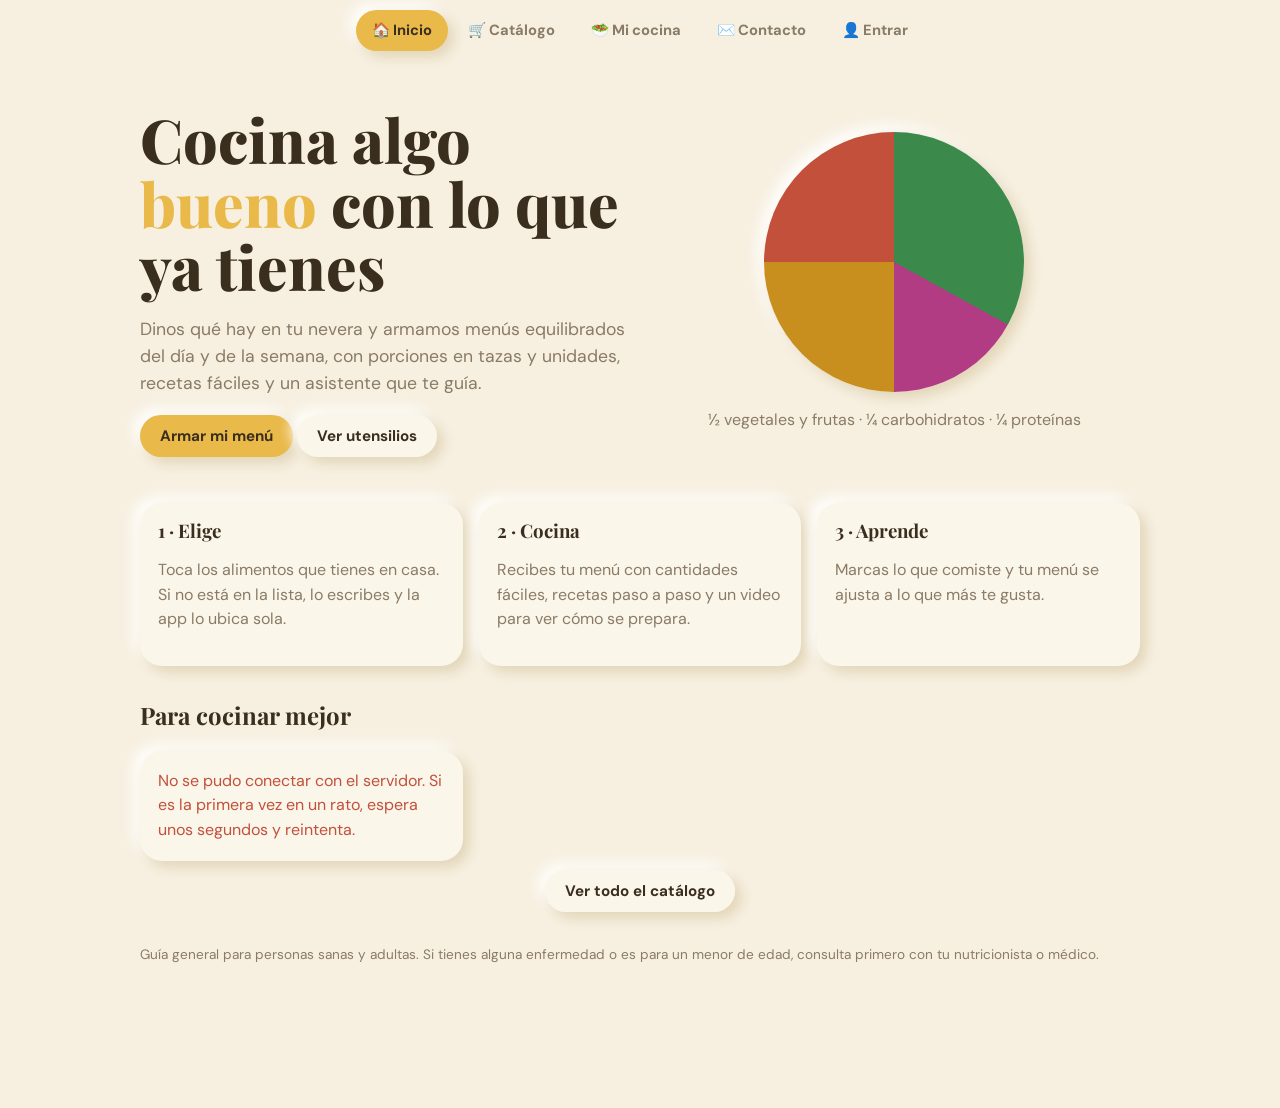
<file: frontend/index.html>
<!DOCTYPE html>
<html lang="es"><head><meta charset="utf-8"><meta name="viewport" content="width=device-width, initial-scale=1">
<title>Lo que tengo, lo que como</title><link rel="stylesheet" href="estilos.css"></head>
<body>
<div class="wrap">
  <section class="g2" style="align-items:center;padding:30px 0">
    <div><h1 class="hero">Cocina algo <em>bueno</em> con lo que ya tienes</h1>
      <p class="mut" style="font-size:1.1rem;max-width:44ch">Dinos qué hay en tu nevera y armamos menús equilibrados del día y de la semana, con porciones en tazas y unidades, recetas fáciles y un asistente que te guía.</p>
      <p><a class="btn" href="app.html" style="text-decoration:none;display:inline-block">Armar mi menú</a> <a class="btn sec" href="catalogo.html" style="text-decoration:none;display:inline-block">Ver utensilios</a></p></div>
    <div style="text-align:center"><div style="width:min(260px,70vw);aspect-ratio:1;border-radius:50%;margin:auto;background:conic-gradient(#3B8A4C 0 33%,#B23C84 33% 50%,#C98F1E 50% 75%,#C2503B 75%);box-shadow:var(--sombra);animation:flota 4s ease-in-out infinite"></div>
      <p class="mut">½ vegetales y frutas · ¼ carbohidratos · ¼ proteínas</p></div>
  </section>
  <section class="g3">
    <div class="card rev"><h3>1 · Elige</h3><p class="mut">Toca los alimentos que tienes en casa. Si no está en la lista, lo escribes y la app lo ubica sola.</p></div>
    <div class="card rev"><h3>2 · Cocina</h3><p class="mut">Recibes tu menú con cantidades fáciles, recetas paso a paso y un video para ver cómo se prepara.</p></div>
    <div class="card rev"><h3>3 · Aprende</h3><p class="mut">Marcas lo que comiste y tu menú se ajusta a lo que más te gusta.</p></div>
  </section>
  <h2 style="margin:36px 0 14px">Para cocinar mejor</h2>
  <div class="g3" id="destacados"><div class="cargando"></div><div class="cargando"></div><div class="cargando"></div></div>
  <p style="text-align:center;margin-top:18px"><a class="btn sec" href="catalogo.html" style="text-decoration:none">Ver todo el catálogo</a></p>
  <p class="mut" style="margin-top:40px;font-size:.85rem">Guía general para personas sanas y adultas. Si tienes alguna enfermedad o es para un menor de edad, consulta primero con tu nutricionista o médico.</p>
</div>
<script src="config.js"></script><script src="comun.js"></script>
<script>
navbar("index.html");
api("GET", "/api/productos", null, false).then((ps) => {
  $("destacados").innerHTML = ps.slice(0, 3).map((p) => `<div class="card prod rev"><div class="foto">${fotoProducto(p)}</div><div class="cuerpo"><h3>${esc(p.nombre)}</h3><p>${esc(p.descripcion)}</p><span class="precio">$${p.precio.toFixed(2)}</span></div></div>`).join("");
  revelar();
}).catch((e) => { $("destacados").innerHTML = `<div class="card err">${esc(e.message)}</div>`; });
revelar();
</script></body></html>
</file>
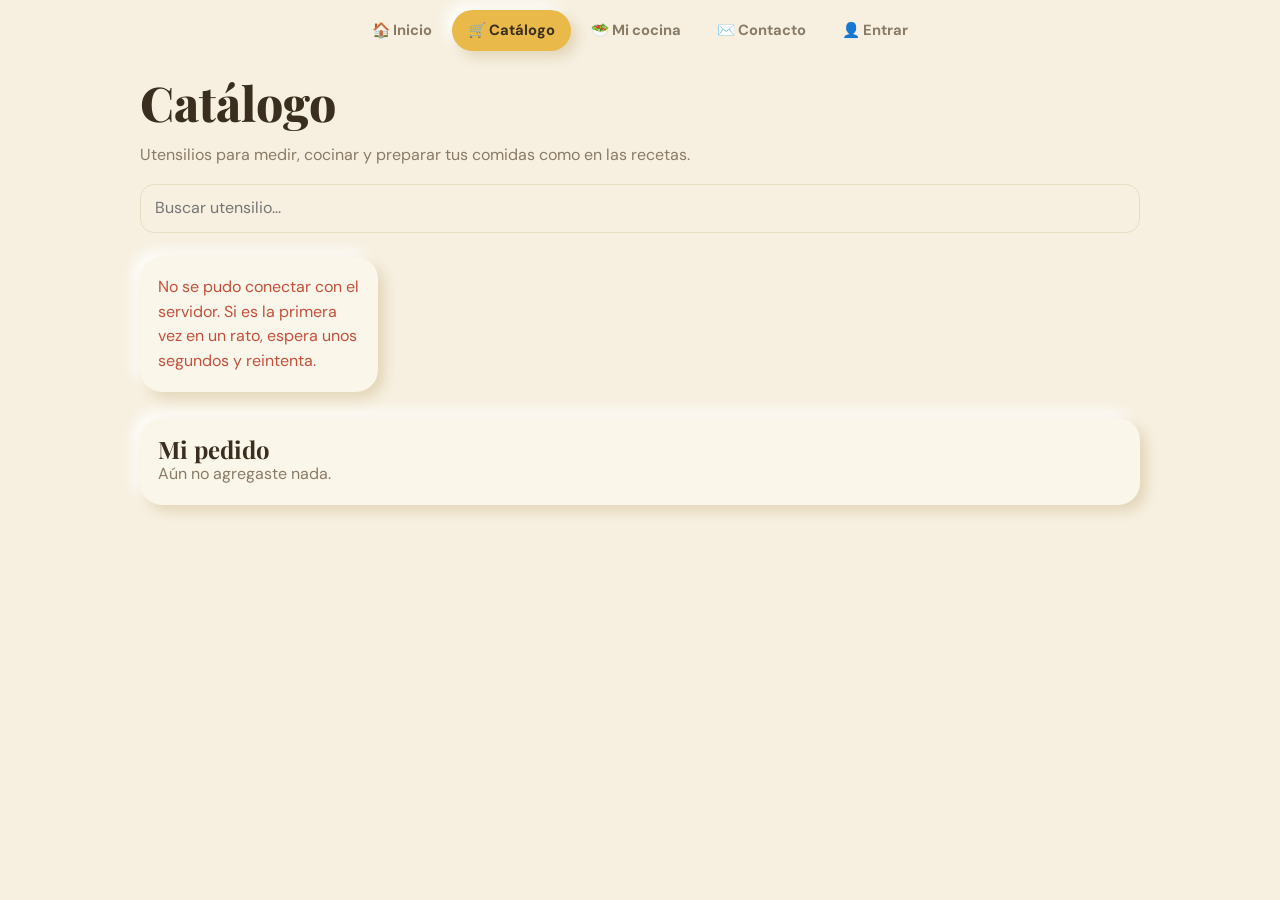
<file: frontend/catalogo.html>
<!DOCTYPE html>
<html lang="es"><head><meta charset="utf-8"><meta name="viewport" content="width=device-width, initial-scale=1">
<title>Catálogo · Lo que tengo, lo que como</title><link rel="stylesheet" href="estilos.css"></head>
<body><div class="wrap">
  <h1 class="hero" style="font-size:clamp(2rem,5vw,3rem)">Catálogo</h1><p class="mut">Utensilios para medir, cocinar y preparar tus comidas como en las recetas.</p>
  <input id="buscar" placeholder="Buscar utensilio..." aria-label="Buscar"><div class="chips" id="cats"></div>
  <div class="g4" id="lista"><div class="cargando"></div><div class="cargando"></div><div class="cargando"></div><div class="cargando"></div></div>
  <section class="card" id="pedido" style="margin-top:26px"><h2>Mi pedido</h2><div id="carrito" class="mut">Aún no agregaste nada.</div>
    <form id="form" hidden><label>Tu nombre</label><input id="pn" required minlength="2"><label>Correo o teléfono</label><input id="pc" required minlength="5">
      <label>Nota (opcional)</label><input id="pt" maxlength="300"><p><button class="btn" id="enviar">Solicitar pedido</button></p><div id="msg" role="status"></div></form></section>
</div>
<script src="config.js"></script><script src="comun.js"></script>
<script>
navbar("catalogo.html");
let PS = [], CAT = "Todos", Q = "", CARRITO = JSON.parse(localStorage.getItem("carrito") || "{}");
const cant = {}; // cantidad elegida en cada tarjeta
function lista() {
  const v = PS.filter((p) => (CAT === "Todos" || p.categoria === CAT) && (p.nombre + p.descripcion).toLowerCase().includes(Q));
  $("lista").innerHTML = v.map((p) => `<div class="card prod rev vis"><div class="foto">${fotoProducto(p)}</div><div class="cuerpo"><h3>${esc(p.nombre)}</h3><p>${esc(p.descripcion)}</p>
    <div class="fila"><span class="precio">$${p.precio.toFixed(2)}</span><span class="qty"><button data-m="${p.id}" aria-label="Menos">−</button><b id="q${p.id}">${cant[p.id] || 1}</b><button data-p="${p.id}" aria-label="Más">+</button></span></div>
    <p><button class="btn" data-a="${p.id}" style="width:100%">Agregar</button></p></div></div>`).join("") || `<p class="mut">No encontramos ese utensilio.</p>`;
}
function carrito() {
  const ids = Object.keys(CARRITO).filter((i) => PS.some((p) => p.id === i)); localStorage.setItem("carrito", JSON.stringify(CARRITO));
  $("form").hidden = !ids.length;
  $("carrito").innerHTML = ids.length ? `<table>${ids.map((i) => { const p = PS.find((x) => x.id === i);
    return `<tr><td>${p.emoji} ${esc(p.nombre)}</td><td>× ${CARRITO[i]}</td><td>$${(p.precio * CARRITO[i]).toFixed(2)}</td><td><button class="chip" data-x="${i}">Quitar</button></td></tr>`; }).join("")}
    <tr><th colspan="2">Total</th><th colspan="2">$${ids.reduce((s, i) => s + PS.find((x) => x.id === i).precio * CARRITO[i], 0).toFixed(2)}</th></tr></table>` : "Aún no agregaste nada.";
}
$("lista").onclick = (e) => { const b = e.target.closest("button"); if (!b) return; const d = b.dataset;
  if (d.p || d.m) { const i = d.p || d.m; cant[i] = Math.max(1, Math.min(20, (cant[i] || 1) + (d.p ? 1 : -1))); $("q" + i).textContent = cant[i]; }
  if (d.a) { CARRITO[d.a] = (CARRITO[d.a] || 0) + (cant[d.a] || 1); carrito(); toast("Agregado a tu pedido ✓"); } };
$("carrito").onclick = (e) => { const x = e.target.dataset.x; if (x) { delete CARRITO[x]; carrito(); } };
$("buscar").oninput = (e) => { Q = e.target.value.toLowerCase(); lista(); };
$("cats").onclick = (e) => { if (e.target.dataset.c) { CAT = e.target.dataset.c; cats(); lista(); } };
function cats() { $("cats").innerHTML = ["Todos", ...new Set(PS.map((p) => p.categoria))].map((c) => `<button class="chip ${c === CAT ? "on am" : ""}" data-c="${c}">${c}</button>`).join(""); }
$("form").onsubmit = async (e) => { e.preventDefault(); $("enviar").disabled = true; $("msg").className = ""; $("msg").textContent = "Enviando…";
  try { const r = await api("POST", "/api/pedido", { nombre: $("pn").value, contacto: $("pc").value, nota: $("pt").value, items: Object.entries(CARRITO).map(([id, cantidad]) => ({ id, cantidad })) }, false);
    $("msg").className = "ok"; $("msg").textContent = r.mensaje; CARRITO = {}; carrito(); $("form").hidden = true; }
  catch (x) { $("msg").className = "err"; $("msg").textContent = x.message; } $("enviar").disabled = false; };
api("GET", "/api/productos", null, false).then((p) => { PS = p; cats(); lista(); carrito(); }).catch((e) => { $("lista").innerHTML = `<div class="card err">${esc(e.message)}</div>`; });
</script></body></html>
</file>
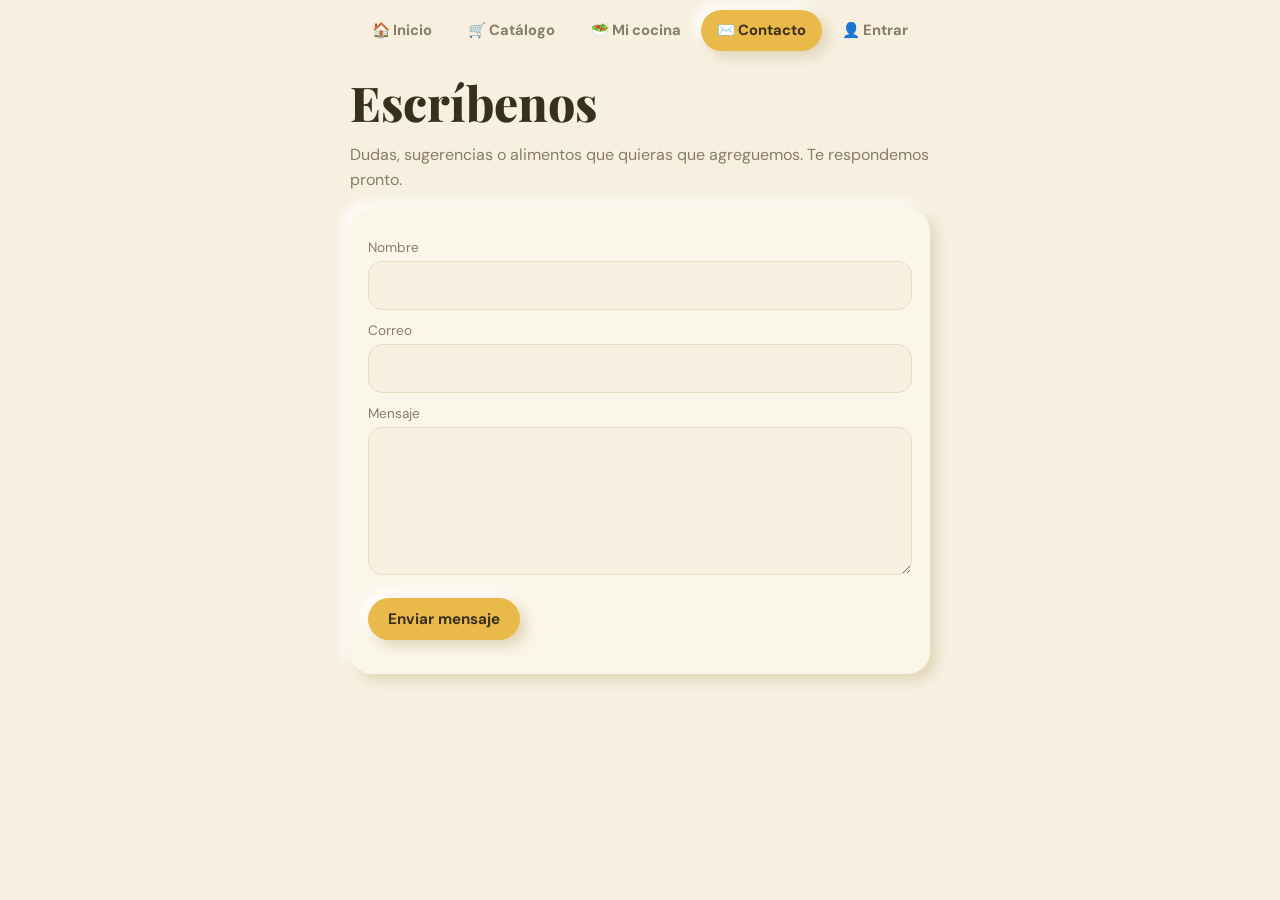
<file: frontend/contacto.html>
<!DOCTYPE html>
<html lang="es"><head><meta charset="utf-8"><meta name="viewport" content="width=device-width, initial-scale=1">
<title>Contacto · Lo que tengo, lo que como</title><link rel="stylesheet" href="estilos.css"></head>
<body><div class="wrap" style="max-width:620px">
  <h1 class="hero" style="font-size:clamp(2rem,5vw,3rem)">Escríbenos</h1><p class="mut">Dudas, sugerencias o alimentos que quieras que agreguemos. Te respondemos pronto.</p>
  <form class="card" id="form"><label>Nombre</label><input id="n" required minlength="2" maxlength="80"><label>Correo</label><input id="c" type="email" required>
    <label>Mensaje</label><textarea id="m" rows="5" required minlength="5" maxlength="1500"></textarea><p><button class="btn" id="b">Enviar mensaje</button></p><div id="msg" role="status"></div></form>
</div>
<script src="config.js"></script><script src="comun.js"></script>
<script>
navbar("contacto.html");
$("form").onsubmit = async (e) => { e.preventDefault(); $("b").disabled = true; $("msg").className = ""; $("msg").textContent = "Enviando…";
  try { const r = await api("POST", "/api/contacto", { nombre: $("n").value, correo: $("c").value, mensaje: $("m").value }, false);
    $("msg").className = "ok"; $("msg").textContent = r.mensaje; $("form").reset(); }
  catch (x) { $("msg").className = "err"; $("msg").textContent = x.message; } $("b").disabled = false; };
</script></body></html>
</file>
<file: frontend/estilos.css>
/* Estilo compartido: crema y amarillo, tarjetas suaves. Las variables permiten modo oscuro automático. */
@import url('https://fonts.googleapis.com/css2?family=Playfair+Display:wght@600;800&family=DM+Sans:wght@400;500;700&display=swap');
:root{--bg:#F7F0E1;--surf:#FBF6EA;--ink:#3A2E1F;--mut:#8A7B66;--line:#E8DCC3;--brand:#E9B949;--bi:#3A2E1F;--sombra:6px 6px 14px #E1D4B6,-6px -6px 14px #FFFFFF;--err:#C2503B}
@media(prefers-color-scheme:dark){:root{--bg:#1E1A14;--surf:#27221A;--ink:#F3EBDA;--mut:#B3A58D;--line:#3A3226;--bi:#1E1A14;--sombra:6px 6px 14px #15120E,-6px -6px 14px #2A251C}}
*{box-sizing:border-box}html{scroll-behavior:smooth}
body{margin:0;background:var(--bg);color:var(--ink);font:16px/1.55 'DM Sans',sans-serif;padding-bottom:90px}
h1,h2,h3{font-family:'Playfair Display',serif;margin:0;line-height:1.1}
.wrap{max-width:1040px;margin:0 auto;padding:16px 20px 40px}.mut{color:var(--mut)}a{color:inherit}
.nav{position:sticky;top:0;z-index:20;display:flex;gap:4px;align-items:center;justify-content:center;flex-wrap:wrap;padding:10px;background:var(--bg)}
.nav a{text-decoration:none;padding:9px 16px;border-radius:999px;font-weight:700;font-size:.92rem;color:var(--mut);transition:.2s}
.nav a:hover{transform:translateY(-2px)}.nav a.on{background:var(--brand);color:var(--bi);box-shadow:var(--sombra)}
@media(max-width:760px){.nav{position:fixed;top:auto;bottom:10px;left:10px;right:10px;border-radius:999px;background:var(--surf);box-shadow:var(--sombra);flex-wrap:nowrap;padding:6px}.nav a{padding:8px 10px;font-size:.78rem}}
.hero{font:800 clamp(2.2rem,6vw,3.8rem)/1.05 'Playfair Display',serif}.hero em{color:var(--brand);font-style:normal}
.card{background:var(--surf);border-radius:22px;padding:18px;box-shadow:var(--sombra);transition:transform .25s,box-shadow .25s}
.card:hover{transform:translateY(-3px)}
.g2{display:grid;grid-template-columns:1fr 1fr;gap:16px}.g3{display:grid;grid-template-columns:repeat(3,1fr);gap:16px}.g4{display:grid;grid-template-columns:repeat(4,1fr);gap:16px}
@media(max-width:900px){.g4{grid-template-columns:1fr 1fr}}@media(max-width:760px){.g2,.g3{grid-template-columns:1fr}}
label{display:block;font-size:.85rem;color:var(--mut);margin:10px 0 3px}
input,select,textarea{width:100%;padding:11px 14px;border:1px solid var(--line);border-radius:14px;font:inherit;background:var(--bg);color:var(--ink)}
input:focus,select:focus,textarea:focus,button:focus-visible{outline:2px solid var(--brand);outline-offset:2px}
.btn{background:var(--brand);color:var(--bi);border:0;border-radius:999px;padding:11px 20px;font:700 .95rem 'DM Sans';cursor:pointer;box-shadow:var(--sombra);transition:transform .15s}
.btn:hover{transform:scale(1.05)}.btn:disabled{opacity:.6;cursor:wait}.btn.sec{background:var(--surf);color:var(--ink)}
.chips{display:flex;flex-wrap:wrap;gap:8px;margin:8px 0}
.chip{border:0;background:var(--surf);color:var(--ink);border-radius:18px;padding:8px 14px;cursor:pointer;font:500 .95rem 'DM Sans';box-shadow:var(--sombra);transition:transform .15s}
.chip:hover{transform:translateY(-2px)}.chip.on{background:var(--c,var(--brand));color:#fff;font-weight:700}.chip.on.am{color:var(--bi)}
.panel{display:none}.panel.on{display:block;animation:sube .4s both}
.tabs{display:flex;gap:6px;flex-wrap:wrap;margin:14px 0}.tabs button{border:0;background:var(--surf);color:var(--mut);padding:10px 16px;border-radius:999px;font:700 .92rem 'DM Sans';cursor:pointer;box-shadow:var(--sombra)}
.tabs button.on{background:var(--brand);color:var(--bi)}
.aviso{border:1px dashed var(--err);border-radius:16px;padding:10px 14px;margin:14px 0;font-size:.92rem}
.err{color:var(--err);margin-top:8px}.ok{color:#3B8A4C;margin-top:8px;font-weight:700}
.meta{border-radius:20px;padding:16px;color:#fff;animation:sube .6s both;transition:transform .2s}.meta:hover{transform:translateY(-4px) scale(1.02)}
.meta b{font:800 1.4rem 'Playfair Display',serif;display:block}.meta small{opacity:.93;display:block;margin-top:4px;line-height:1.35}
.coc{display:inline-flex;align-items:center;gap:6px;margin:4px 12px 4px 0;font-size:.88rem}.coc select{width:auto;padding:5px 8px}
details{margin:8px 0}summary{cursor:pointer;font-weight:700}.tip{background:var(--bg);border-radius:14px;padding:8px 12px;margin:6px 0;font-size:.9rem}
.est{display:flex;gap:6px;margin-top:10px;flex-wrap:wrap}.est button{border:0;background:var(--bg);color:var(--ink);border-radius:999px;padding:7px 13px;cursor:pointer;font:500 .85rem 'DM Sans'}
.est button.on{background:var(--brand);color:var(--bi);font-weight:700}
.barra{height:12px;background:var(--bg);border-radius:8px;overflow:hidden}.barra i{display:block;height:100%;background:var(--brand);transition:width .6s}
table{width:100%;border-collapse:collapse}td,th{padding:8px;border-bottom:1px solid var(--line);text-align:left;font-size:.92rem}
.plato-img{display:flex;justify-content:center;gap:2px;flex-wrap:wrap;font-size:2rem;background:var(--bg);border-radius:60px;padding:12px;margin:8px 0;box-shadow:inset 3px 3px 8px rgba(0,0,0,.06)}
.plato-img span{animation:flota 3s ease-in-out infinite}.plato-img span:nth-child(2n){animation-delay:.5s}
.prod{padding:0;overflow:hidden}.prod .foto{height:170px;display:grid;place-items:center;font-size:4.5rem;background:var(--bg);position:relative}
.prod .foto img{width:100%;height:100%;object-fit:cover}.prod .cuerpo{padding:14px}.prod h3{font-size:1.15rem}.prod p{margin:6px 0;font-size:.9rem;color:var(--mut)}
.precio{display:inline-block;border:1.5px solid var(--ink);border-radius:999px;padding:4px 16px;font-weight:700;letter-spacing:.04em}
.qty{display:inline-flex;align-items:center;gap:10px;background:var(--bg);border-radius:999px;padding:4px 10px}.qty button{border:0;background:none;font-size:1.2rem;cursor:pointer;color:var(--ink)}
.fila{display:flex;gap:10px;align-items:center;justify-content:space-between;flex-wrap:wrap;margin-top:10px}
.chatlog{height:340px;overflow:auto;display:flex;flex-direction:column;gap:8px;padding:6px}.chatform{display:flex;gap:8px;margin-top:10px}
.burbuja{max-width:85%;padding:10px 14px;border-radius:18px;white-space:pre-wrap}.burbuja.user{align-self:flex-end;background:var(--brand);color:var(--bi)}.burbuja.assistant{background:var(--bg)}
.cargando{height:110px;border-radius:22px;background:linear-gradient(90deg,var(--surf),var(--bg),var(--surf));background-size:200% 100%;animation:brillo 1.2s infinite}
.toast{position:fixed;left:50%;bottom:100px;transform:translateX(-50%);background:var(--ink);color:var(--bg);padding:10px 18px;border-radius:999px;z-index:50;animation:sube .3s both}
@keyframes sube{from{opacity:0;transform:translateY(14px)}to{opacity:1;transform:none}}
@keyframes flota{0%,100%{transform:translateY(0)}50%{transform:translateY(-6px)}}@keyframes brillo{to{background-position:-200% 0}}
.rev{opacity:0;transform:translateY(20px);transition:.6s}.rev.vis{opacity:1;transform:none}
@media(prefers-reduced-motion:reduce){*{animation:none!important;transition:none!important}.rev{opacity:1;transform:none}}
</file>
